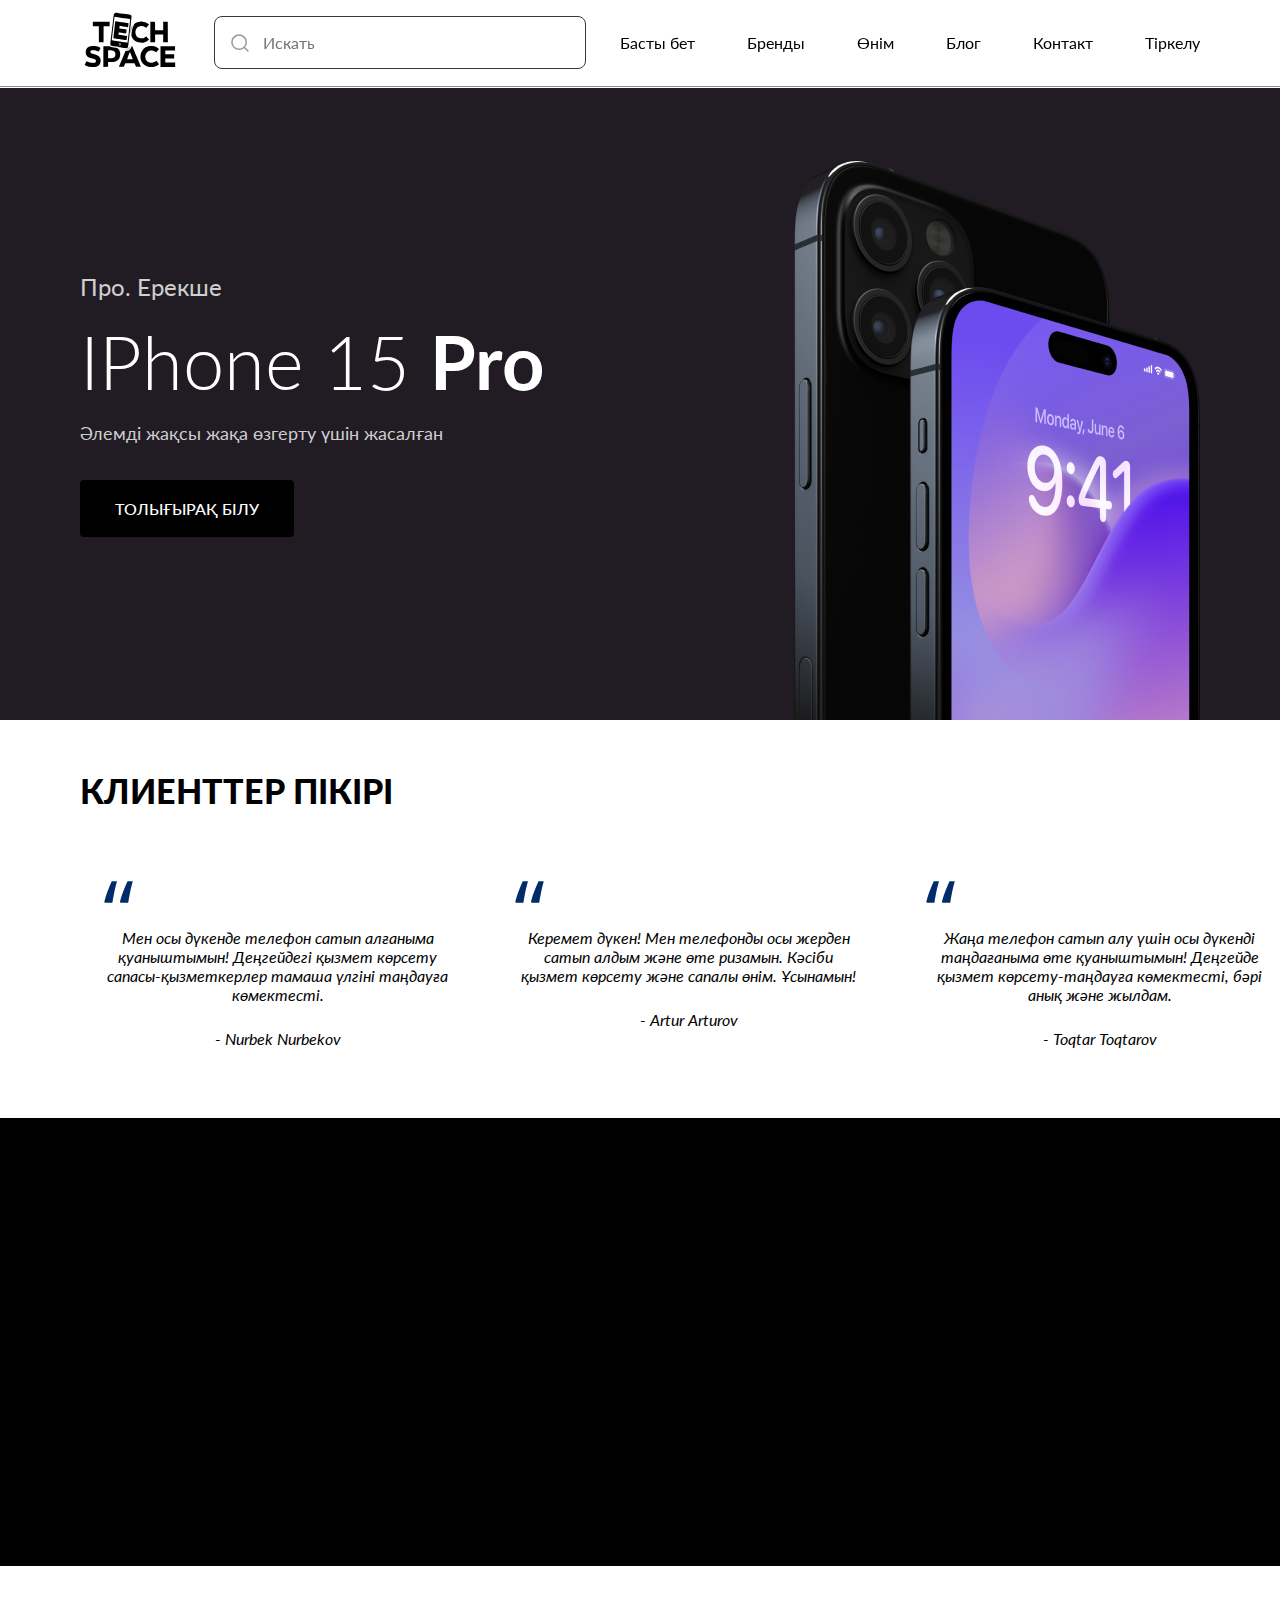
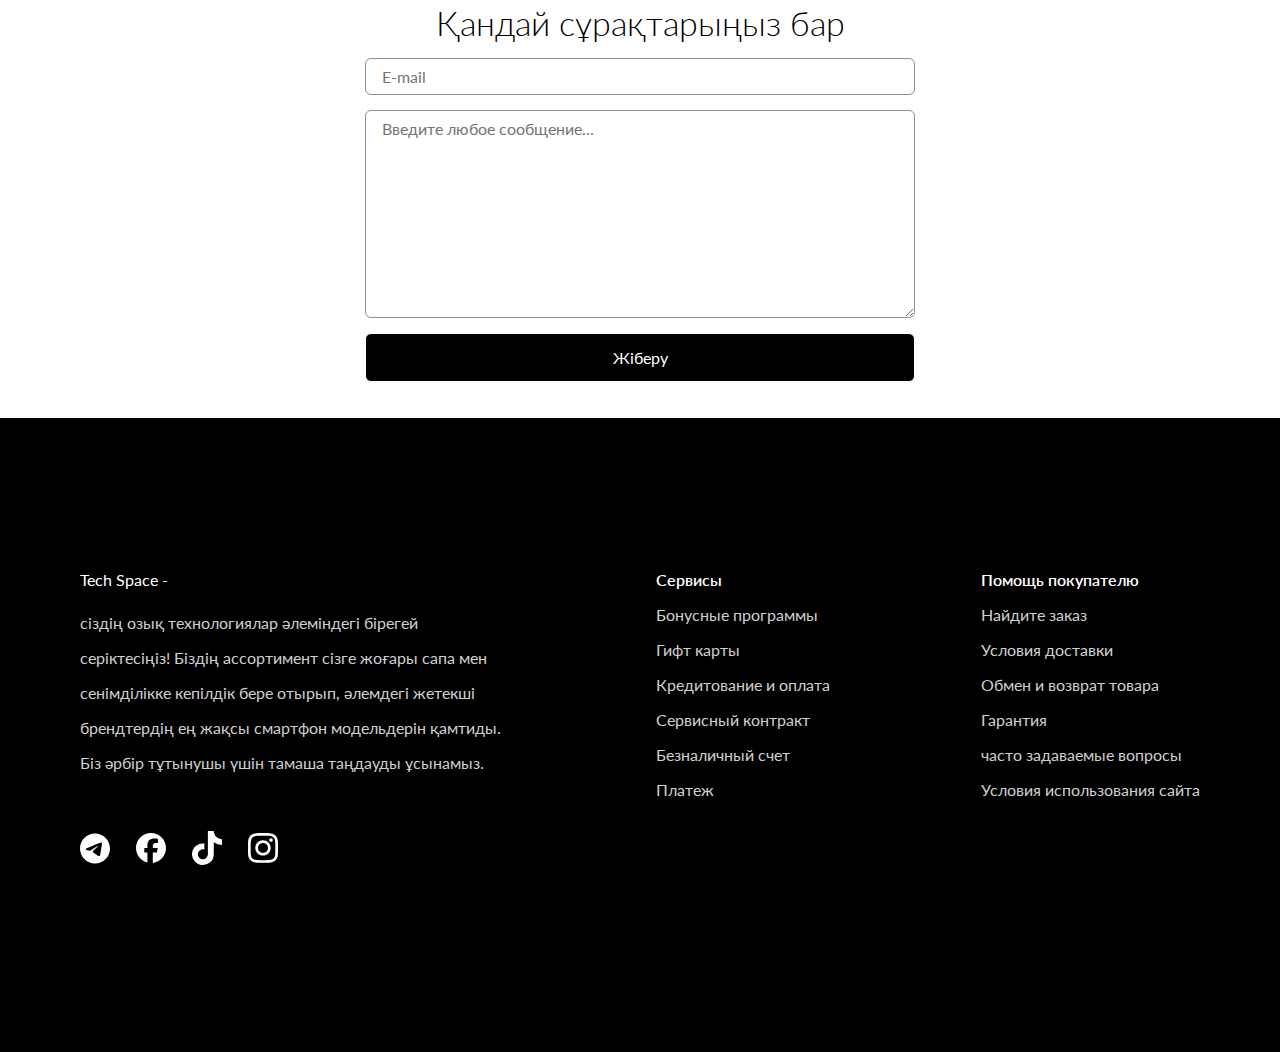
<file: index.html>
<!DOCTYPE html>
<html>
  <head>
    <meta charset="UTF-8" />
    <meta name="viewport" content="width=device-width, initial-scale=1.0" />
    <link rel="stylesheet" href="index.css" />
    <title>Tech Space</title>
  </head>
  <body>
    <header class="header">
      <div class="wrapper">
        <div class="header-content">
          <div class="header-top">
            <a href="index.html" class="logo"
              ><img class="logo-img" src="img/utils/logo.svg" alt="logo" width="50"
            /></a>
          </div>
          <form class="search-bar">
            <img src="img/utils/search.svg" alt="search" class="search-icon" />
            <input type="text" placeholder="Искать" class="search-input" />
          </form>
          <nav>
            <ul class="header-ul">
              <a class="header-li" href="#main"><li>Басты бет</li></a>
              <a class="header-li" href="brend.html"><li>Бренды</li></a>
              <a class="header-li" href="onim.html"><li>Өнім</li></a>
              <a class="header-li" href="#blog"><li>Блог</li></a>
              <a class="header-li" href="#contact-us"><li>Контакт</li></a>
              <li class="link"><a href="registrate.html">Тіркелу</a></li>
            </ul>
          </nav>
        </div>
      </div>
    </header>

    <main id="main" class="main">
      <section class="iphone-banner">
        <div class="iphone-content">
          <div class="iphone-text">
            <p class="iphone-top">Про. Ерекше</p>
            <h1 class="iphone-title">IPhone 15 <span class="iphone-span">Pro</span></h1>
            <p class="iphone-description">
              Әлемді жақсы жақа өзгерту үшін жасалған
            </p>
            <div class="btn-container-second" >
              <a href="#blog" class="btn-link-second">Толығырақ білу</a></div>
          </div>
            <img class="iphone-screen" src="img/main/iphone-screen.png" alt="iphone" />
        </div>
      </section>

      
      

      <section class="reviews__banner">
        <div class="wrapper">
          <div class="reviews__content">
            <h2 class="title">Клиенттер Пікірі</h2>
            <div class="cards">
              <div class="review-card">
                <img src="img/utils/quote.svg" alt="quote" />
                <p class="review-card__description">
                  Мен осы дүкенде телефон сатып алғаныма қуаныштымын! Деңгейдегі қызмет көрсету сапасы-қызметкерлер тамаша үлгіні таңдауға көмектесті.
                  <p class="review-card__author">- Nurbek Nurbekov</p> </div>
              <div class="review-card">
                <img src="img/utils/quote.svg" alt="quote" />
                <p class="review-card__description">
                  Керемет дүкен! Мен телефонды осы жерден сатып алдым және өте ризамын. Кәсіби қызмет көрсету және сапалы өнім. Ұсынамын!  
                  <p class="review-card__author">- Artur Arturov</p>
              </div>
              <div class="review-card">
                <img src="img/utils/quote.svg" alt="quote" />
                <p class="review-card__description">
                  Жаңа телефон сатып алу үшін осы дүкенді таңдағаныма өте қуаныштымын! Деңгейде қызмет көрсету-таңдауға көмектесті, бәрі анық және жылдам.  
                    <p class="review-card__author">- Toqtar Toqtarov</p>
              </div>
            </div>
          </div>
        </div>
      </section>

      
      <section id="blog" class="youtube">
        <iframe src="https://www.youtube.com/embed/keYat4iSYAQ"></iframe>
      </section>
  
      

      
      <section class="message-us">
        <div class="wrapper">
          <div class="message-us-content">
            <h2 class="title-primary">Қандай сұрақтарыңыз бар</h2>
            <form class="message-form">
              <input class="message-input" type="email"
               placeholder="E-mail" 
              required />
              <textarea
                required
                class="message-textarea"
                name="message"
                cols="30"
                rows="10"
                placeholder="Введите любое сообщение..."
              ></textarea>
              <button class="btn-black">Жіберу</button>
            </form>
          </div>
        </div>
      </section>
    </main>

    <footer id="contact-us" class="footer">
      <div class="wrapper">
        <div class="footer-content">
          <div class="screen-top">
            <div class="footer-top">
              <a href="index.html" class="logo">Tech Space -</a>
              <p class="footer-description">
                сіздің озық технологиялар әлеміндегі бірегей серіктесіңіз! Біздің ассортимент сізге жоғары сапа мен сенімділікке кепілдік бере отырып, әлемдегі жетекші брендтердің ең жақсы смартфон модельдерін қамтиды. Біз әрбір тұтынушы үшін тамаша таңдауды ұсынамыз. 
               </p>
            </div>
            <div class="list">
              <p class="list-title">Сервисы</p>
              <ul class="footer-ul">
                <a href="" class="footer-link"><li>Бонусные программы</li></a>
                <a href="" class="footer-link"><li>Гифт карты</li></a>
                <a href="" class="footer-link"><li>Кредитование и оплата</li></a>
                <a href="" class="footer-link"><li>Сервисный контракт</li></a>
                <a href="" class="footer-link"><li>Безналичный счет</li></a>
                <a href="" class="footer-link"><li>Платеж</li></a>
              </ul>
            </div>
            <div class="list">
              <p class="list-title">Помощь покупателю</p>
              <ul class="footer-ul">
                <a href="" class="footer-link"><li>Найдите заказ</li></a>
                <a href="" class="footer-link"><li>Условия доставки</li></a>
                <a href="" class="footer-link"><li>Обмен и возврат товара</li></a>
                <a href="" class="footer-link"><li>Гарантия</li></a>
                <a href="" class="footer-link"><li>часто задаваемые вопросы</li></a>
                <a href="" class="footer-link"><li>Условия использования сайта</li></a>
              </ul>
            </div>
          </div>
          <div class="socials">
            <a href="https://t.me/technodom_kz"><img src="img/utils/telegram (1).svg" > </a>
            <a href="https://www.facebook.com/technodomkz"><img  src="img/utils/facebook (1).svg"/></a>
            <a href="https://www.tiktok.com/@technodomkz"><img src="img/utils/tiktok (2).svg"/></a>
            <a href="https://www.instagram.com/technodomkz/"><img src="img/utils/instagram.svg" ><a>
          </div>
        </div>
      </div>
    </footer>
  </body>
</html>
</file>
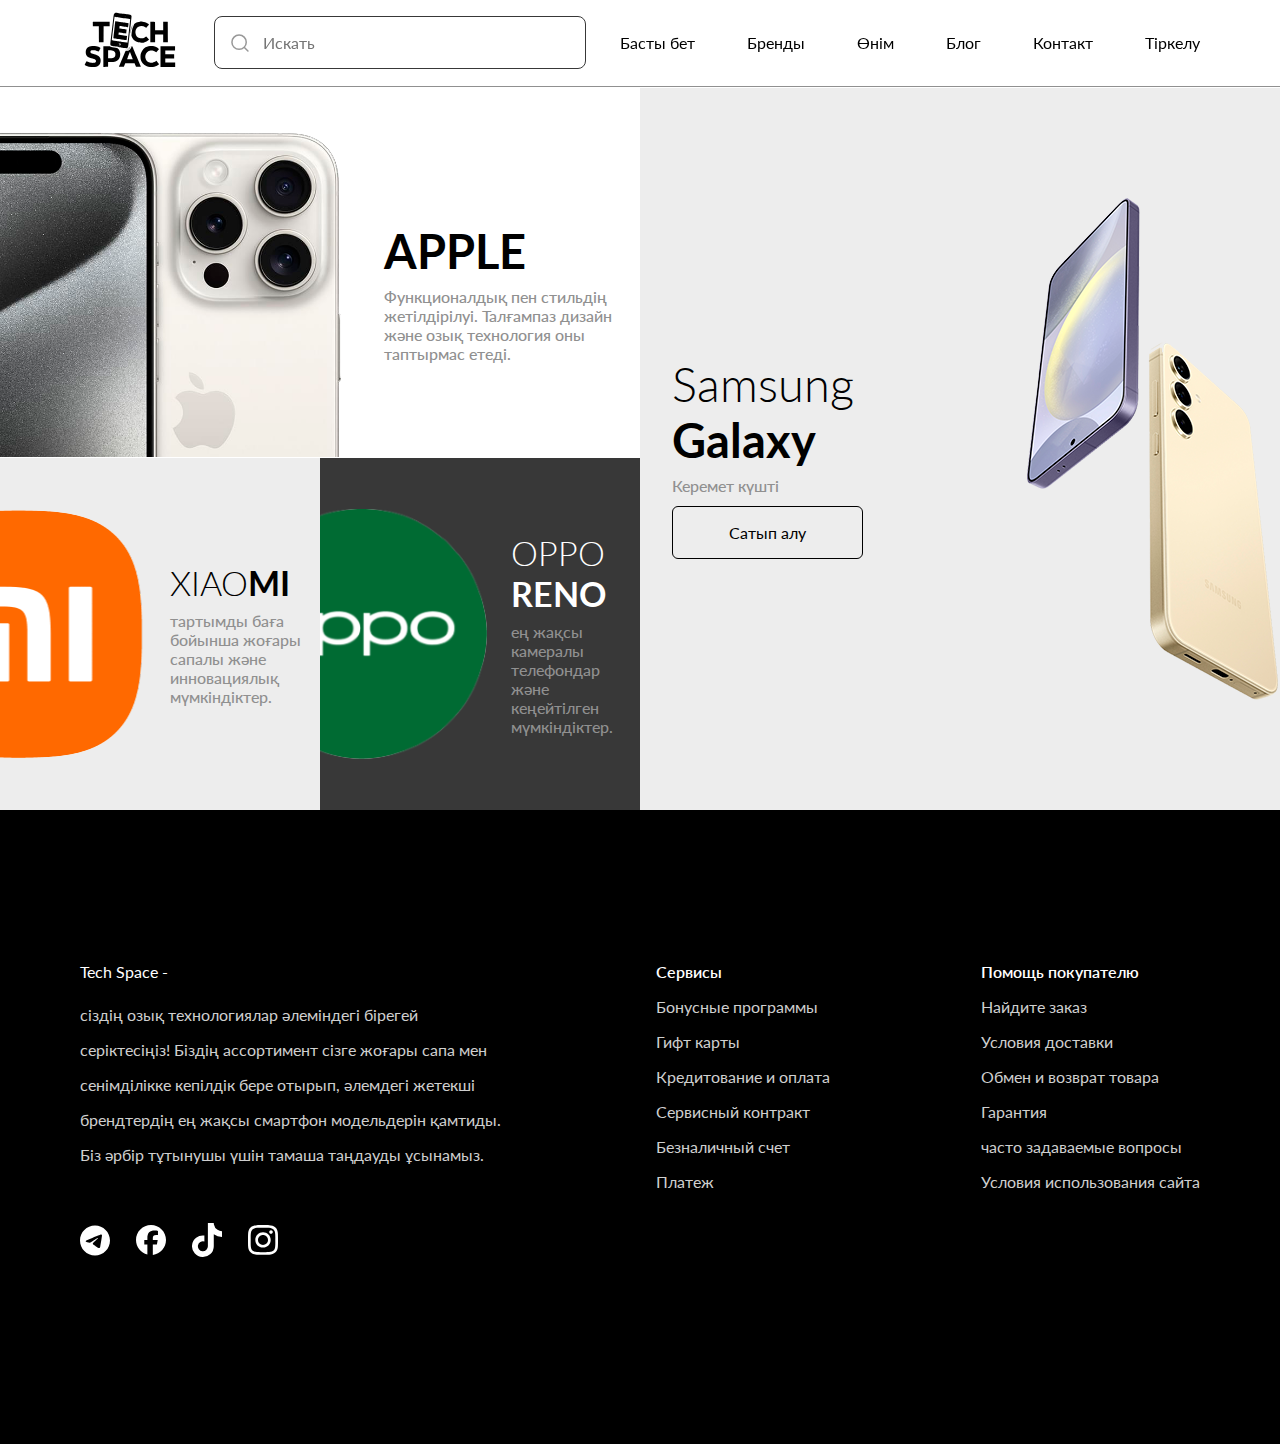
<file: brend.html>
<!DOCTYPE html>
<html>
  <head>
    <meta charset="UTF-8" />
    <meta name="viewport" content="width=device-width, initial-scale=1.0" />
    <link rel="stylesheet" href="index.css" />
    <title>Tech Space</title>
  </head>
  <body class="main">
    <header class="header">
      <div class="wrapper">
        <div class="header-content">
          <div class="header-top">
            <a href="index.html" class="logo"
              ><img class="logo-img" src="img/utils/logo.svg" alt="logo" width="50"
            /></a>
          </div>
          <form class="search-bar">
            <img src="img/utils/search.svg" alt="search" class="search-icon" />
            <input type="text" placeholder="Искать" class="search-input" />
          </form>
          <nav>
            <ul class="header-ul">
              <a class="header-li" href="index.html"><li>Басты бет</li></a>
              <a class="header-li" href="brend.html"><li>Бренды</li></a>
              <a class="header-li" href="onim.html"><li>Өнім</li></a>
              <a class="header-li" href="index.html"><li>Блог</li></a>
              <a class="header-li" href="index.html"><li>Контакт</li></a>
              <li class="link"><a href="registrate.html">Тіркелу</a></li>
            </ul>
          </nav>
        </div>
      </div>
    </header>

<div id="brands" class="banners-screen">
    <div class="banners-wrapper">
      <section class="apple-banner">
        <div class="apple-content">
          <img src="img/main/ip15profull.png" alt="apple" />
          <div class="text">
            <h2 class="title-primary"><span>APPLE</span></h2>
            <p class="description">
              Функционалдық пен стильдің жетілдірілуі. Талғампаз дизайн және озық технология оны таптырмас етеді.  </p>
          </div>
        </div>
      </section>

      <section class="xiaomi-banner">
        <div class="xiaomi-content">
          <img src="img/main/xiaomi-Logo-2.png" alt="xiaomi" >

          <div class="text">
            <h2 class="title-primary">XIAO<span>MI</span></h2>
            <p class="description">тартымды баға бойынша жоғары сапалы және инновациялық мүмкіндіктер.</p>
          </div>
        </div>
      </section>

      <section class="oppo-banner">
        <div class="oppo-content">
          <img src="img/main/oppo-logo-.png" alt="oppo" />
          <div class="text">
            <h2 class="title-secondary">OPPO <span>RENO</span></h2>
            <p class="description">ең жақсы камералы телефондар және кеңейтілген мүмкіндіктер.</p>
          </div>
        </div>
      </section>

      <section class="samsung-banner">
        <div class="samsung-content">
          <div class="text">
            <h2 class="title-primary">Samsung <span>Galaxy</span></h2>
            <p class="description">
              Керемет күшті
               </p>
          <div class = "btn-container-second">
            <a class="btn-border-black" href="onim.html">Сатып алу</a></div>
          </div>
          <img src="img/main/galaxy-highlight.png" alt="samsung" />
        </div>
      </section>
    </div>
  </div>
  <footer id="contact-us" class="footer">
    <div class="wrapper">
      <div class="footer-content">
        <div class="screen-top">
          <div class="footer-top">
            <a href="index.html" class="logo">Tech Space -</a>
            <p class="footer-description">
              сіздің озық технологиялар әлеміндегі бірегей серіктесіңіз! Біздің ассортимент сізге жоғары сапа мен сенімділікке кепілдік бере отырып, әлемдегі жетекші брендтердің ең жақсы смартфон модельдерін қамтиды. Біз әрбір тұтынушы үшін тамаша таңдауды ұсынамыз. 
             </p>
          </div>
          <div class="list">
            <p class="list-title">Сервисы</p>
            <ul class="footer-ul">
              <a href="" class="footer-link"><li>Бонусные программы</li></a>
              <a href="" class="footer-link"><li>Гифт карты</li></a>
              <a href="" class="footer-link"><li>Кредитование и оплата</li></a>
              <a href="" class="footer-link"><li>Сервисный контракт</li></a>
              <a href="" class="footer-link"><li>Безналичный счет</li></a>
              <a href="" class="footer-link"><li>Платеж</li></a>
            </ul>
          </div>
          <div class="list">
            <p class="list-title">Помощь покупателю</p>
            <ul class="footer-ul">
              <a href="" class="footer-link"><li>Найдите заказ</li></a>
              <a href="" class="footer-link"><li>Условия доставки</li></a>
              <a href="" class="footer-link"><li>Обмен и возврат товара</li></a>
              <a href="" class="footer-link"><li>Гарантия</li></a>
              <a href="" class="footer-link"><li>часто задаваемые вопросы</li></a>
              <a href="" class="footer-link"><li>Условия использования сайта</li></a>
            </ul>
          </div>
        </div>
        <div class="socials">
          <a href="https://t.me/technodom_kz"><img src="img/utils/telegram (1).svg" > </a>
          <a href="https://www.facebook.com/technodomkz"><img  src="img/utils/facebook (1).svg"/></a>
          <a href="https://www.tiktok.com/@technodomkz"><img src="img/utils/tiktok (2).svg"/></a>
          <a href="https://www.instagram.com/technodomkz/"><img src="img/utils/instagram.svg" ><a>
        </div>
      </div>
    </div>
  </footer>
  </body>

  </html>
</file>
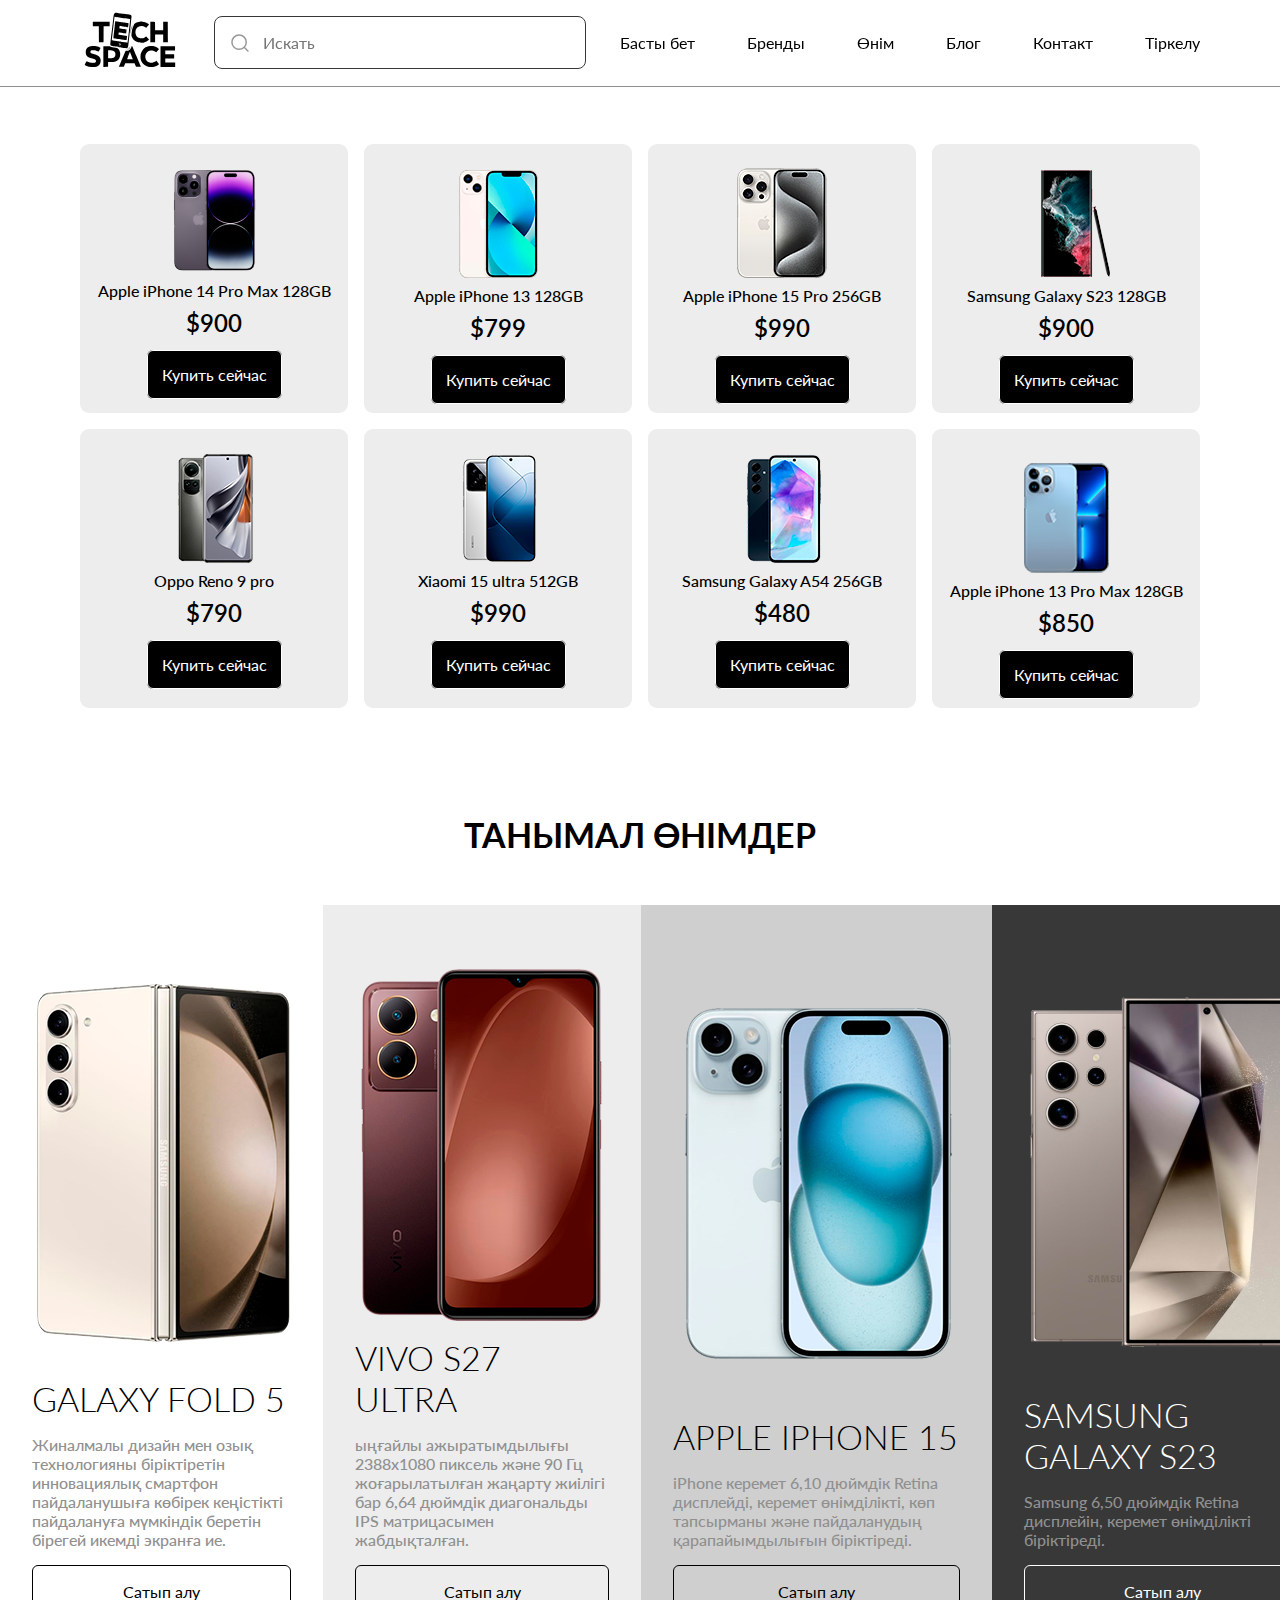
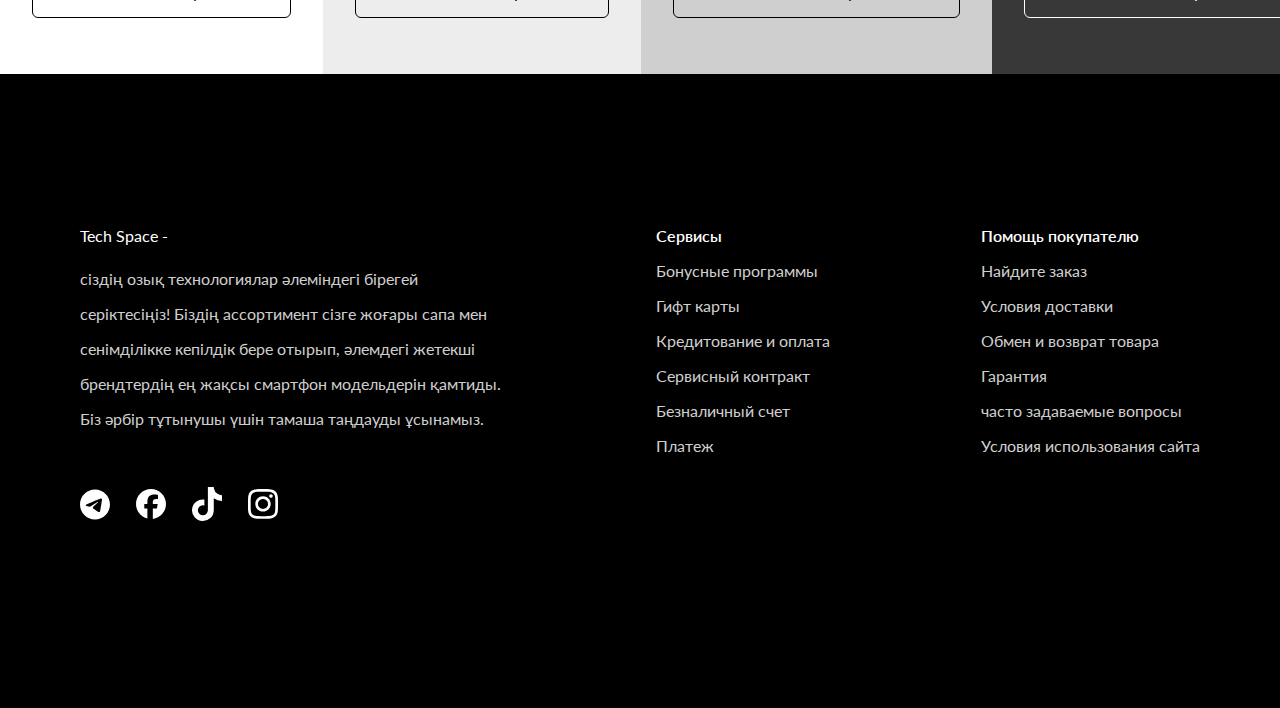
<file: onim.html>
<!DOCTYPE html>
<html>
  <head>
    <meta charset="UTF-8" />
    <meta name="viewport" content="width=device-width, initial-scale=1.0" />
    <link rel="stylesheet" href="index.css" />
    <title>Tech Space</title>
  </head>
  <body class="main">
    <header class="header">
      <div class="wrapper">
        <div class="header-content">
          <div class="header-top">
            <a href="index.html" class="logo"
              ><img class="logo-img" src="img/utils/logo.svg" alt="logo" width="50"
            /></a>
          </div>
          <form class="search-bar">
            <img src="img/utils/search.svg" alt="search" class="search-icon" />
            <input type="text" placeholder="Искать" class="search-input" />
          </form>
          <nav>
            <ul class="header-ul">
              <a class="header-li" href="index.html"><li>Басты бет</li></a>
              <a class="header-li" href="brend.html"><li>Бренды</li></a>
              <a class="header-li" href="onim.html"><li>Өнім</li></a>
              <a class="header-li" href="index.html"><li>Блог</li></a>
              <a class="header-li" href="index.html"><li>Контакт</li></a>
              <li class="link"><a href="registrate.html">Тіркелу</a></li>
            </ul>
          </nav>
        </div>
      </div>
    </header>
    <section id="product" class="products">
      <div class="wrapper">
        <div class="products-content">
          <div class="cards">
            <div class="card">
              <img src="img/main/iphone-card.png" alt="iphone-card" />
              <div class="card-text">
                <p class="card-title">Apple iPhone 14 Pro Max 128GB</p>
                <p class="card-price">$900</p>
                <div class="btn-container-second">
                  <a class="btn-black" href="https://ispace.kz/iphone/iphone-14-pro-max/iphone-14-pro-max-128-gb-serebristyy-mqc73rua">Купить сейчас</a>
                </div>
              </div>
            </div>
            <div class="card">
              <img src="img/main/ip13.png" alt="iphone-card" />
              <div class="card-text">
                <p class="card-title">Apple iPhone 13 128GB</p>
                <p class="card-price">$799</p>
                <div class="btn-container-second">
                  <a class="btn-black" href="https://ispace.kz/iphone/iphone-13/iphone-13-128-gb-siyayuschaya-zvezda-mlnx3rka">Купить сейчас</a>
                </div>
              </div>
            </div>
            <div class="card">
              <img src="img/main/ip15pro.png" alt="iphone-card" />
              <div class="card-text">
                <p class="card-title">Apple iPhone 15 Pro 256GB</p>
                <p class="card-price">$990</p>
                <div class="btn-container-second">
                  <a class="btn-black" href="https://ispace.kz/iphone/iphone-15-pro/iphone-15-pro-128-gb-white-titanium-mtuw3hxa">Купить сейчас</a>
                </div>
              </div>
            </div>
            <div class="card">
              <img src="img/main/s23.png" alt="iphone-card" />
              <div class="card-text">
                <p class="card-title">Samsung Galaxy S23 128GB</p>
                <p class="card-price">$900</p>
                <div class="btn-container-second">
                  <a class="btn-black" href="https://www.sulpak.kz/g/smartfoniy_samsung_galaxy_s23_ultra_5g_256gb_black_sm_s918bzkgskz">Купить сейчас</a>
                </div>
              </div>
            </div>
            <div class="card">
              <img src="img/main/oppo.png" alt="iphone-card" />
              <div class="card-text">
                <p class="card-title">Oppo Reno 9 pro</p>
                <p class="card-price">$790</p>
                <div class="btn-container-second">
                  <a class="btn-black" href="https://www.technodom.kz/p/smartfon-gsm-oppo-reno10-5g-thx-md-67-64-5-silvery-grey-273147">Купить сейчас</a>
                </div>
              </div>
            </div>
            <div class="card">
              <img src="img/main/xiaomi15.png" alt="iphone-card" />
              <div class="card-text">
                <p class="card-title">Xiaomi 15 ultra 512GB</p>
                <p class="card-price">$990</p>
                <div class="btn-container-second">
                  <a class="btn-black" href="https://www.technodom.kz/p/smartfon-gsm-xiaomi-14-512gb12gb-thx-md-636-50-4-white-278977">Купить сейчас</a>
                </div>
              </div>
            </div>
            <div class="card">
              <img src="img/main/sam-a54.png" alt="iphone-card" />
              <div class="card-text">
                <p class="card-title">Samsung Galaxy A54 256GB</p>
                <p class="card-price">$480</p>
                <div class="btn-container-second">
                  <a class="btn-black" href="https://www.technodom.kz/p/smartfon-samsung-galaxy-a54-256gb-black-271148?recommended_by=instant_search&recommended_code=a%2054%20&source=search">Купить сейчас</a>
                </div>
              </div>
            </div>
            <div class="card">
              <img src="img/main/ip13pro.png" alt="iphone-card" />
              <div class="card-text">
                <p class="card-title">Apple iPhone 13 Pro Max 128GB</p>
                <p class="card-price">$850</p>
                <div class="btn-container-second">
                  <a class="btn-black" href="https://ispace.kz/iphone/iphone-14-pro-max/iphone-14-pro-max-128-gb-serebristyy-mqc73rua">Купить сейчас</a>
                </div>
              </div>
            </div>
          </div>
        </div>
      </section>
      <div class="gradient-products">
        <h2 class="title-second">Танымал өнімдер</h2>
        <div class="gradient-products-content">
          <div class="gradient-card">
            <img src="img/main/fold.png" alt="samsung" />
            <h3 class="title-primary"> GALAXY FOLD 5</h3>
            <p class="description">
              Жиналмалы дизайн мен озық технологияны біріктіретін инновациялық смартфон пайдаланушыға көбірек кеңістікті пайдалануға мүмкіндік беретін бірегей икемді экранға ие.
            </p>
            <button class="btn-border-black">Сатып алу</button>
          </div>
          <div class="gradient-card">
            <img src="img/main/vivos27.png" alt="vivo" />
            <h3 class="title-primary">VIVO S27 ULTRA</h3>
            <p class="description">
              ыңғайлы ажыратымдылығы 2388x1080 пиксель және 90 Гц жоғарылатылған жаңарту жиілігі бар 6,64 дюймдік диагональды IPS матрицасымен жабдықталған.
            </p>
            <button class="btn-border-black">Сатып алу</button>
          </div>
          <div class="gradient-card">
            <img src="img/main/ip15.png" alt="iphone" />
            <h3 class="title-primary">APPLE IPHONE 15</h3>
            <p class="description">
              iPhone керемет 6,10 дюймдік Retina дисплейді, керемет өнімділікті, көп тапсырманы және пайдаланудың қарапайымдылығын біріктіреді.
            </p>
            <button class="btn-border-black">Сатып алу</button>
          </div>
          <div class="gradient-card">
            <img src="img/main/s24-ultra.png" alt="samsung" />
            <h3 class="title-secondary">SAMSUNG GALAXY S23</h3>
            <p class="description">
              Samsung 6,50 дюймдік Retina дисплейін, керемет өнімділікті біріктіреді.
            </p>
            <button class="btn-border-white">Сатып алу</button>
          </div>
        </div>
      </div> 


      <footer id="contact-us" class="footer">
        <div class="wrapper">
          <div class="footer-content">
            <div class="screen-top">
              <div class="footer-top">
                <a href="index.html" class="logo">Tech Space -</a>
                <p class="footer-description">
                  сіздің озық технологиялар әлеміндегі бірегей серіктесіңіз! Біздің ассортимент сізге жоғары сапа мен сенімділікке кепілдік бере отырып, әлемдегі жетекші брендтердің ең жақсы смартфон модельдерін қамтиды. Біз әрбір тұтынушы үшін тамаша таңдауды ұсынамыз. 
                 </p>
              </div>
              <div class="list">
                <p class="list-title">Сервисы</p>
                <ul class="footer-ul">
                  <a href="" class="footer-link"><li>Бонусные программы</li></a>
                  <a href="" class="footer-link"><li>Гифт карты</li></a>
                  <a href="" class="footer-link"><li>Кредитование и оплата</li></a>
                  <a href="" class="footer-link"><li>Сервисный контракт</li></a>
                  <a href="" class="footer-link"><li>Безналичный счет</li></a>
                  <a href="" class="footer-link"><li>Платеж</li></a>
                </ul>
              </div>
              <div class="list">
                <p class="list-title">Помощь покупателю</p>
                <ul class="footer-ul">
                  <a href="" class="footer-link"><li>Найдите заказ</li></a>
                  <a href="" class="footer-link"><li>Условия доставки</li></a>
                  <a href="" class="footer-link"><li>Обмен и возврат товара</li></a>
                  <a href="" class="footer-link"><li>Гарантия</li></a>
                  <a href="" class="footer-link"><li>часто задаваемые вопросы</li></a>
                  <a href="" class="footer-link"><li>Условия использования сайта</li></a>
                </ul>
              </div>
            </div>
            <div class="socials">
              <a href="https://t.me/technodom_kz"><img src="img/utils/telegram (1).svg" > </a>
              <a href="https://www.facebook.com/technodomkz"><img  src="img/utils/facebook (1).svg"/></a>
              <a href="https://www.tiktok.com/@technodomkz"><img src="img/utils/tiktok (2).svg"/></a>
              <a href="https://www.instagram.com/technodomkz/"><img src="img/utils/instagram.svg" ><a>
            </div>
          </div>
        </div>
      </footer>
    </body>
</html>
</file>
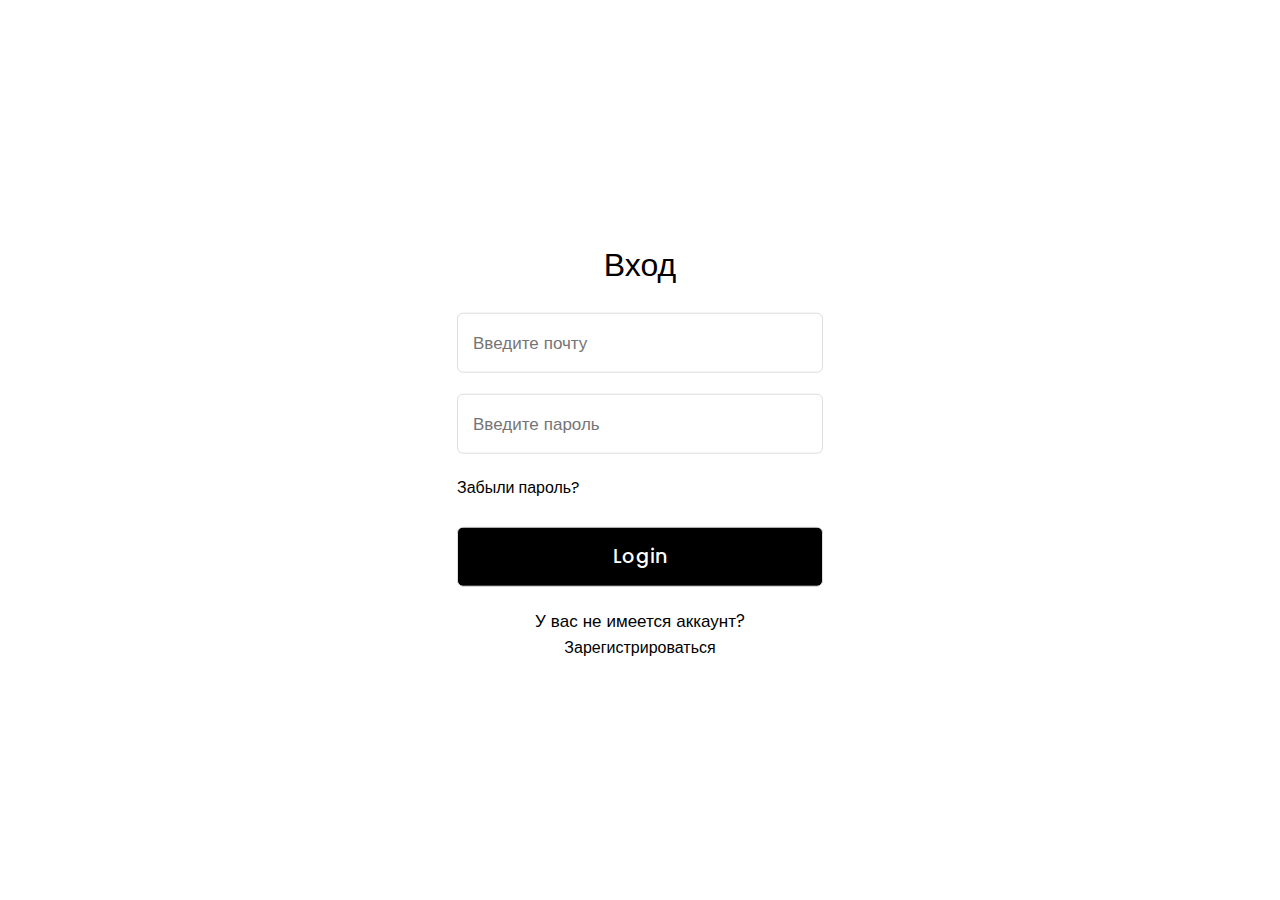
<file: registrate.html>
<!DOCTYPE html>
<html>
<head>
  <meta charset="UTF-8">
  <meta name="viewport" content="width=device-width, initial-scale=1.0">
  <title>Tech Space</title>

  <link rel="stylesheet" href="style.css">
</head>
<body>
  <div class="container">
    <input type="checkbox" id="check">
    <div class="login form">
      <header>Вход</header>
      <form action="#">
        <input type="text" placeholder="Введите почту">
        <input type="password" placeholder="Введите пароль">
        <a href="#">Забыли пароль?</a>
        <input type="button" class="button" value="Login">
      </form>
      <div class="signup">
        <span class="signup">У вас не имеется аккаунт?
         <label for="check">Зарегистрироваться</label>
        </span>
      </div>
    </div>
    <div class="registration form">
      <header>Зарегистрироваться</header>
      <form action="#">
        <input type="text" placeholder="Введите почту">
        <input type="password" placeholder="Создайте пароль">
        <input type="password" placeholder="Подтвердите пароль">
        <input type="button" class="button" value="Регистрироваться">
      </form>
      <div class="signup">
        <span class="signup">У вас не имеется аккаунт?
         <label for="check">Логин</label>
        </span>
      </div>
    </div>
  </div>
</body>
</html>
</file>
<file: index.css>
@import url('https://fonts.googleapis.com/css2?family=Lato:ital,wght@0,100;0,300;0,400;0,700;0,900;1,100;1,300;1,400;1,700;1,900&display=swap');
:root {
  /* Colors */
  --primary: #000000;
  --secondary: #ffffff;
  --type: #909090;
  --type-secondary: #cfcfcf;
  --bg-primary: #ededed;
  --bg-secondary: #383838;
  --bg-footer: #181313;
  --bg-iphone: #211c24;

  /* Font sizes */
  --xs: 14px;
  --sm: 16px;
  --md: 18px;
  --lg: 24px;
  --xl: 34px;
  --twoxl: 47px;
  --threexl: 74px;

  /* Font weights */
  --thin: 100;
  --extralight: 200;
  --light: 300;
  --normal: 400;
  --medium: 500;
  --semibold: 600;
  --bold: 700;
  --extrabold: 800;
  --black: 900;
}

/* Reset styles */
* {
  margin: 0;
  padding: 0;
  box-sizing: border-box;
  font-family: 'Lato', sans-serif;
  color: var(--black);
  scroll-behavior: smooth;
  font-size: var(--sm);
}

a {
  text-decoration: none;
}

ul {
  list-style-type: none;
}

button {
  background-color: transparent;
  border: none;
  cursor: pointer;
}

input {
  outline: none;
  border: none;
}

body {
  position: relative;
}
/* Reset styles */


/* Shared */
.wrapper {
  width: 359px;
  margin: 0 auto;
}

.wrapper {
  width: 1120px;
}

.search-bar {
  position: relative;
  width: 372px;
  display: flex;
  align-items: center;
  gap: 15px;
  border: solid 1px var(--bg-secondary);
  border-radius: 8px;
}
.search-icon {
  position: absolute;
  left: 16px;
}

.search-input {
  padding: 16px 16px 16px 48px;
  width: 100%;
  background-color: transparent;
  border-radius: 8px;
  z-index: 1;
}
.btn-black {
  background-color: var(--primary);
  color: var(--secondary);
  width: 100%;
  padding: 14px;
  border-radius: 6px;
  border: solid 1px var(--secondary);
}

.btn-border-white {
  width: 100%;
  padding: 16px 56px;
  border-radius: 6px;
  color: var(--secondary);
  border: solid 1px var(--secondary);
}

.btn-border-black {
  width: 100%;
  color: var(--primary);
  padding: 16px 56px;
  border-radius: 6px;
  border: solid 1px var(--primary);
}

/* button link */
.btn-link-second {
  display: inline-flex;
  padding: 16px 32px; 
  text-transform: uppercase;
  border-radius: 4px;
  color: var(--white);
  background-color: var(--primary);
  font-size: var(--sm); 
  font-weight: var(--medium);
  border: 3px solid var(--primary);
  transition: all 0.3s ease;
  align-items: center;
}

.btn-link-second:hover {
  background-color: var(--white);
  color: var(--primary);
  align-items: center;
}

.btn-container-second {
  text-align: center;
  margin-top: 20px;
}


.title-primary {
  font-size: var(--xl);
  font-weight: var(--light);
}

.title-primary span {
  font-size: var(--xl);
  font-weight: var(--bold);
}

.title-secondary {
  color: var(--secondary);
  font-size: var(--xl);
  font-weight: var(--light);
}

.title-secondary span {
  font-size: var(--xl);
  font-weight: var(--bold);
}

.description {
  color: var(--type);
  font-weight: var(--medium);
}

.cards {
  display: grid;
  grid-template-columns: repeat(2, 1fr);
  gap: 16px;
}

.card {
  position: relative;
  padding: 24px 12px;
  display: flex;
  align-items: center;
  flex-direction: column;
  gap: 8px;
  background-color: var(--bg-primary);
  border-radius: 9px;
}

.card-text {
  display: flex;
  align-items: center;
  flex-direction: column;
  text-align: center;
  gap: 8px;
}

.card-title {
  font-weight: var(--medium);
}

.card-price {
  font-size: var(--lg);
  font-weight: var(--semibold);
}

/* .checkbox {
  align-self: end;
  appearance: none;
  right: 14px;
  top: 26px;
  position: absolute;
  width: 20px;
  height: 20px;
  z-index: 1;
}

.custom-checkbox {
  align-self: end;
  position: relative;
  display: inline-block;
  width: 24px;
  height: 24px;
}

.custom-checkbox:before {
  content: '';
  position: absolute;
  top: 0;
  left: 0;
  width: 24px;
  height: 24px;
  background-image: url('img/utils/like.svg');
  background-size: cover;
}

.checkbox:checked + .custom-checkbox:before {
  background-image: url('img/utils/like-active.svg');
} */

.gradient-products-content {
  display: flex;
}

.gradient-card {
  padding: 56px 32px;
  display: flex;
  gap: 16px;
  flex-direction: column;
}

.gradient-card img {
  min-width: 50px;
  max-width: 300px;
  margin:  auto;
}
.gradient-card:first-child {
  background-color: var(--secondary);
}
.gradient-card:nth-child(3) {
  background-color: var(--type-secondary);
}
.gradient-card:nth-child(2) {
  background-color: var(--bg-primary);
}
.gradient-card:last-child {
  background-color: var(--bg-secondary);
}

iframe {
  margin-bottom: -3px;
  border: none;
  width: 800px;
  height: 448px;
  margin: 0;
}
.cards {
    grid-template-columns: repeat(4, 1fr);
}



/* Header */
.header {
  position: fixed;
  top: 0;
  left: 0;
  width: 100%;
  z-index: 1;
  background-color: rgba(255, 255, 255, 0.9);
  border-bottom: solid 1px var(--type);
}
 .header-content {
  display: flex;
  padding: 8px 0;
  align-items: center;
  justify-content: space-between;
  flex-direction: row;
}


.header-ul {
  display: flex;
  align-items: center;
  flex-direction: row;
  gap: 52px;
}
.header-li {
  width: auto;
  padding: 0;
  background-color: transparent;
}

.logo-img {
  width: 100px;
}
/* Body */
.main {
  padding-top: 88px;
}
/* Iphone banner */
.iphone-banner {
  background-color: var(--bg-iphone);
  color: var(--secondary);
}
.iphone-content {
  padding-top: 32px;
  margin: 0 auto;
  display: flex;
  align-items: center;
  flex-direction: column;
  gap: 32px;
}
.iphone-text {
  text-align: center;
  display: flex;
  align-items: center;
  flex-direction: column;
  gap: 16px;
}
.iphone-top {
  color: var(--type-secondary);
  font-size: var(--lg);
}
.iphone-title {
  font-size: var(--threexl);
  font-weight: var(--light);
}
.iphone-span {
  font-size: var(--threexl);
  font-weight: var(--bold);
}
.iphone-description {
  color: var(--type-secondary);
  font-size: var(--md);
}
.iphone-text button {
  margin-top: 16px;
  width: fit-content;
}
/* Products */
.products {
  display: flex;
  align-items: center;
  justify-content: center;
}
.products-content {
  padding: 56px 0;
}
/* Sale banner */
.sale-banner {
  background: linear-gradient(151.21deg, rgb(46, 46, 46) 42.499%, rgb(0, 0, 0) 98.675%);
  background-size: cover;
  background-repeat: no-repeat;
}
.sale-content {
  padding: 104px 0;
  display: flex;
  align-items: center;
  flex-direction: column;
  text-align: center;
  gap: 40px;
  color: var(--secondary);
}
.sale-title {
  font-size: var(--twoxl);
  font-weight: var(--light);
}
.sale-title span {
  font-size: var(--twoxl);
  font-weight: var(--bold);
}
.sale-content button {
  width: fit-content;
}
/* Footer */
.footer {
  color: var(--secondary);
  background-color: var(--primary);
  padding: 104px 0;
}
.footer-content {
  padding: 48px 0;
  text-align: center;
  display: flex;
  align-items: center;
  flex-direction: column;
  gap: 32px;
}
.footer-top {
  display: flex;
  flex-direction: column;
  gap: 16px;
  align-items: start;
}
.footer-ul {
  display: flex;
  align-items: center;
  flex-direction: column;
  gap: 16px;
}
.footer-description {
  width: 425px;
  line-height: 35px;
  text-align: start;
  color: var(--type-secondary);
}
.footer ul {
  align-items: start;
}
.footer-link {
  font-size: var(--xs);
  color: var(--type-secondary);
}
.list {
  display: flex;
  flex-direction: column;
  gap: 16px;
  align-items: start;
}
.list-title {
  font-weight: var(--semibold);
  text-align: start;
}


.youtube {
  background-color: var(--primary);
  display: flex;
  align-items: center;
  justify-content: center;
}
/* message */
.message-us {
  padding: 36px 0;
  display: flex;
  align-items: center;
  justify-content: center;
}
.message-us-content {
  display: flex;
  flex-direction: column;
  gap: 15px;
  text-align: center;
}
.message-us-content .title-primary {
  width: 100%;
}
.message-form {
  width: 550px;
  margin: 0 auto;
  display: flex;
  flex-direction: column;
  gap: 15px;
}
.message-input {
  width: 100%;
  padding: 8px 16px;
  border-radius: 6px;
  border: solid 1px var(--type);
}
.message-textarea {
  min-height: 37px;
  max-height: 250px;
  min-width: 550px;
  max-width: 550px;
  padding: 8px 16px;
  border-radius: 6px;
  width: 100%;
  border: solid 1px var(--type);
}
.iphone-content {
  padding-top: 0;
  text-align: left;
  width: 1120px;
  flex-direction: row;
  justify-content: space-between;
}
.iphone-text {
  align-items: start;
}
.iphone-screen {
  display: block;
}

.banners-screen {
  display: block;
}
.banners-wrapper {
  display: grid;
  grid-template-columns: repeat(4, 1fr);
}
/* Apple banner */
.apple-content {
padding: 40px 0px 1px 0px;
display: flex;
align-items: center;
flex-direction: column;
gap: 24px;
display: flex;
align-items: center;
flex-direction: row;
justify-content: space-between;
}
.apple-content .text {
display: flex;
align-items: center;
flex-direction: column;
text-align: center;
gap: 8px;
align-items: start;
text-align: start;
}
.apple-banner {
  grid-column: 1 / 3;
}

.apple-content .text h2 {
  font-size: var(--twoxl);
}

.apple-content .text h2 span {
  font-size: var(--twoxl);
}
/* Oppo banner */
.oppo-banner {
background-color: var(--bg-secondary);
grid-column: 2 / 3;
display: flex;
align-items: center;
}
.oppo-content {
padding: 40px 0;
display: flex;
align-items: center;
flex-direction: column;
gap: 24px;
width: 100%;
flex-direction: row;
justify-content: space-between;
}
.oppo-content .text {
display: flex;
align-items: center;
flex-direction: column;
text-align: center;
gap: 8px;
align-items: start;
text-align: start;
}
/* Xiaomi banner */
.xiaomi-content {
padding: 40px 0;
display: flex;
align-items: center;
flex-direction: column;
gap: 24px;
width: 100%;
flex-direction: row;
justify-content: space-between;
}
.xiaomi-content .text {
display: flex;
align-items: center;
flex-direction: column;
text-align: center;
gap: 8px;
align-items: start;
text-align: start;
}
.xiaomi-banner {
background-color: var(--bg-primary);
grid-column: 1 / 2;
display: flex;
align-items: center;
}
/* Samsung banner */
.samsung-banner {
background-color: var(--bg-primary);
grid-row: 1 / 3;
grid-column: 3 / 5;
display: flex;
align-items: center;
justify-content: center;
}
.samsung-content {
padding: 40px 0px ;
display: flex;
align-items: center;
flex-direction: column;
gap: 24px;
width: 100%;
flex-direction: row;
justify-content: space-between;
}
.samsung-content .text {
display: flex;
align-items: center;
flex-direction: column;
text-align: center;
gap: 8px;
padding: 32px;
align-items: start;
text-align: start;
}
.samsung-content .text button {
  margin-top: 16px;
  width: fit-content;
}

.samsung-content .text h2 {
  font-size: var(--twoxl);
}
.samsung-content .text h2 span {
  font-size: var(--twoxl);
}
.screen-top {
  width: 100%;
  display: flex;
  align-items: start;
  justify-content: space-between;
}
.reviews__banner {
  padding: 50px 0;
}
.reviews__content {
  display: flex;
  flex-direction: column;
  gap: 50px;
}
.review-card {
  width: 395px;
  padding: 20px 24px;

  display: flex;
  flex-direction: column;
  align-items: flex-start;
  gap: 25px;

  border: solid 1px var(--border);
}
.review-card__description {
  text-align: center;
  font-size: var(--sm);
  font-style: italic;
}
.review-card__author {
  color: var(--black);
  align-self: center;
  font-size: var(--sm);
  font-style: italic;
}
.title {
  font-size: var(--xl);
  font-weight: var(--black);
  color: var(--primary);

  text-transform: uppercase;
} 
.title-second {
  font-size: var(--xl);
  font-weight: var(--bold);
  color: var(--primary);
  padding: 50px 0;
  text-align: center;
  text-transform: uppercase;
} 

.socials {
  display: flex;
  align-items: center;
  align-self: flex-start;
  gap: 26px;
}
.socials a img{
  width: 30px;
}
</file>
<file: style.css>
@import url('https://fonts.googleapis.com/css2?family=Poppins:wght@200;300;400;500;600;700&display=swap');
@import "/index.css";

*{
  margin: 0;
  padding: 0;
  box-sizing: border-box;
  font-family: 'Poppins', sans-serif;
}
body{
  min-height: 100vh;
  width: 100%;
  background: var(--white);
}
.container{
  position: absolute;
  top: 50%;
  left: 50%;
  transform: translate(-50%,-50%);
  max-width: 430px;
  width: 100%;
  background: #fff;
  border-radius: 7px;
  box-shadow: var(--shadow);
}
.container .registration{
  display: none;
}
#check:checked ~ .registration{
  display: block;
}
#check:checked ~ .login{
  display: none;
}
#check{
  display: none;
}
.container .form{
  padding: 2rem;
}
.form header{
  font-size: 2rem;
  font-weight: 500;
  text-align: center;
  margin-bottom: 1.5rem;
}
 .form input{
   height: 60px;
   width: 100%;
   padding: 0 15px;
   font-size: 17px;
   margin-bottom: 1.3rem;
   border: 1px solid #ddd;
   border-radius: 6px;
   outline: none;
 }
 .form input:focus{
   box-shadow: var(--shadow);
 }
.form a{
  font-size: 16px;
  color: var(--primary);
  text-decoration: none;
}
.form a:hover{
  text-decoration: underline;
}
.form input.button{
  color: #fff;
  background: var(--primary);
  font-size: 1.2rem;
  font-weight: 500;
  letter-spacing: 1px;
  margin-top: 1.7rem;
  cursor: pointer;
  transition: 0.4s;
}
.form input.button:hover{
  background: var(--primary);
}
.signup{
  font-size: 17px;
  text-align: center;
}
.signup label{
  color: var(--primary);
  cursor: pointer;
}
.signup label:hover{
  text-decoration: underline;
}
</file>
